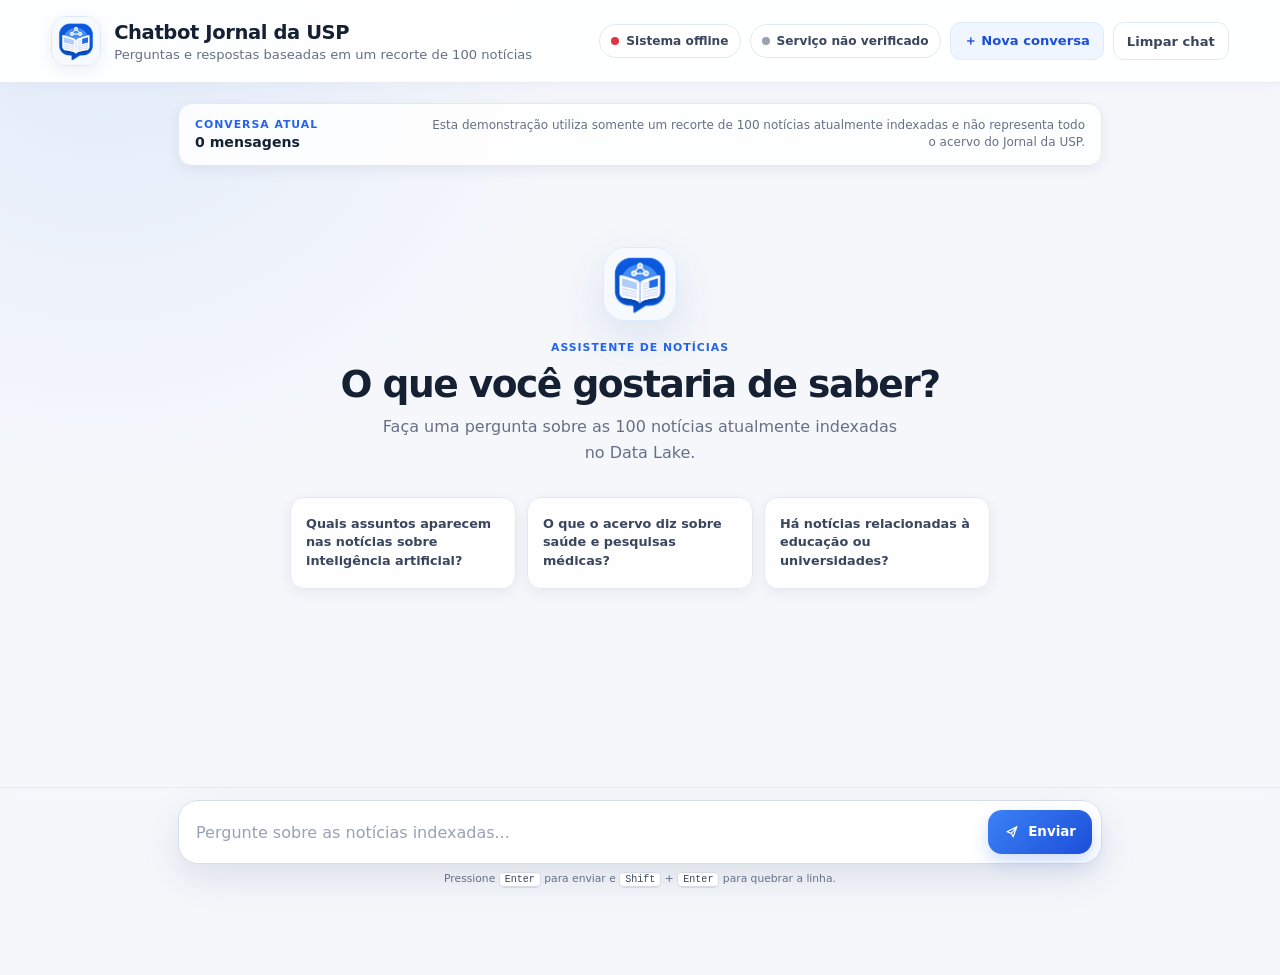
<file: frontend/index.html>
<!DOCTYPE html>
<html lang="pt-BR">
<head>
  <meta charset="UTF-8">
  <meta name="viewport" content="width=device-width, initial-scale=1.0">
  <meta name="description" content="Chatbot do Jornal da USP baseado em recuperação aumentada por geração.">
  <title>Chatbot Jornal da USP</title>
  <link rel="icon" type="image/png" href="assets/logo.png">
  <link rel="stylesheet" href="styles.css">
</head>
<body>
  <div class="app-shell">
    <header class="app-header">
      <div class="brand">
        <img class="brand__logo" src="assets/logo.png" alt="Logo do Chatbot Jornal da USP">
        <div class="brand__copy">
          <h1>Chatbot Jornal da USP</h1>
          <p>Perguntas e respostas baseadas em um recorte de 100 notícias</p>
        </div>
      </div>

      <div class="header-tools">
        <div class="status-group" aria-label="Estado dos serviços">
          <span id="systemStatus" class="status-pill status-pill--checking" title="Verificando a RAG API">
            <span class="status-dot" aria-hidden="true"></span>
            <span class="status-label">Verificando sistema</span>
          </span>
          <span id="modelStatus" class="status-pill status-pill--neutral" title="O modelo só será confirmado após uma geração bem-sucedida">
            <span class="status-dot" aria-hidden="true"></span>
            <span class="status-label">Serviço não verificado</span>
          </span>
        </div>

        <div class="header-actions">
          <button id="newConversationButton" class="button button--secondary" type="button">
            <span aria-hidden="true">＋</span> Nova conversa
          </button>
          <button id="clearChatButton" class="button button--ghost" type="button">
            Limpar chat
          </button>
        </div>
      </div>
    </header>

    <main class="chat-main">
      <section class="chat-toolbar" aria-label="Informações da conversa">
        <div>
          <span class="eyebrow">Conversa atual</span>
          <strong id="messageCounter">0 mensagens</strong>
        </div>
        <p class="corpus-notice">
          Esta demonstração utiliza somente um recorte de 100 notícias atualmente indexadas
          e não representa todo o acervo do Jornal da USP.
        </p>
      </section>

      <section id="chatMessages" class="chat-messages" role="log" aria-live="polite" aria-relevant="additions">
        <div id="welcomeState" class="welcome-state">
          <div class="welcome-state__icon" aria-hidden="true">
            <img src="assets/logo.png" alt="">
          </div>
          <span class="eyebrow">Assistente de notícias</span>
          <h2>O que você gostaria de saber?</h2>
          <p>Faça uma pergunta sobre as 100 notícias atualmente indexadas no Data Lake.</p>
          <div class="suggestions" aria-label="Sugestões de perguntas">
            <button class="suggestion" type="button">Quais assuntos aparecem nas notícias sobre inteligência artificial?</button>
            <button class="suggestion" type="button">O que o acervo diz sobre saúde e pesquisas médicas?</button>
            <button class="suggestion" type="button">Há notícias relacionadas à educação ou universidades?</button>
          </div>
        </div>
      </section>
    </main>

    <footer class="composer-area">
      <form id="questionForm" class="composer">
        <label class="sr-only" for="questionInput">Digite sua pergunta</label>
        <textarea
          id="questionInput"
          name="question"
          rows="1"
          minlength="3"
          maxlength="2000"
          placeholder="Pergunte sobre as notícias indexadas..."
          autocomplete="off"
          required
        ></textarea>
        <button id="sendButton" class="send-button" type="submit" aria-label="Enviar pergunta">
          <svg viewBox="0 0 24 24" aria-hidden="true">
            <path d="M4.5 11.5 19 4l-5.4 15-2.7-5.2-6.4-2.3Zm6.4 2.3L19 4"></path>
          </svg>
          <span>Enviar</span>
        </button>
      </form>
      <p class="composer-hint">Pressione <kbd>Enter</kbd> para enviar e <kbd>Shift</kbd> + <kbd>Enter</kbd> para quebrar a linha.</p>
    </footer>
  </div>

  <script src="app.js"></script>
</body>
</html>
</file>
<file: frontend/styles.css>
:root {
  --blue-50: #eff6ff;
  --blue-100: #dbeafe;
  --blue-500: #3b82f6;
  --blue-600: #2563eb;
  --blue-700: #1d4ed8;
  --ink-900: #152033;
  --ink-700: #39465d;
  --ink-500: #667085;
  --surface: #ffffff;
  --canvas: #f5f7fb;
  --border: #e3e8f1;
  --success: #16a36a;
  --danger: #dc3545;
  --shadow-sm: 0 4px 14px rgba(26, 49, 89, 0.07);
  --shadow-lg: 0 18px 50px rgba(31, 74, 145, 0.12);
  --radius-md: 14px;
  --radius-lg: 22px;
  --content-width: 980px;
  color-scheme: light;
  font-family: Inter, ui-sans-serif, system-ui, -apple-system, BlinkMacSystemFont, "Segoe UI", sans-serif;
}

* {
  box-sizing: border-box;
}

html {
  scroll-behavior: smooth;
}

body {
  min-width: 320px;
  min-height: 100vh;
  margin: 0;
  color: var(--ink-900);
  background:
    radial-gradient(circle at 8% 0%, rgba(59, 130, 246, 0.10), transparent 30rem),
    var(--canvas);
}

button,
textarea {
  font: inherit;
}

button {
  -webkit-tap-highlight-color: transparent;
}

.app-shell {
  display: grid;
  grid-template-rows: auto minmax(0, 1fr) auto;
  min-height: 100vh;
}

.app-header {
  position: sticky;
  z-index: 20;
  top: 0;
  display: flex;
  align-items: center;
  justify-content: space-between;
  gap: 24px;
  padding: 16px clamp(18px, 4vw, 54px);
  border-bottom: 1px solid rgba(227, 232, 241, 0.86);
  background: rgba(255, 255, 255, 0.91);
  box-shadow: 0 2px 18px rgba(31, 57, 99, 0.04);
  backdrop-filter: blur(18px);
}

.brand {
  display: flex;
  align-items: center;
  min-width: 0;
  gap: 13px;
}

.brand__logo {
  width: 50px;
  height: 50px;
  flex: 0 0 auto;
  border: 1px solid var(--blue-100);
  border-radius: 15px;
  box-shadow: var(--shadow-sm);
  object-fit: cover;
}

.brand__copy h1 {
  margin: 0 0 3px;
  font-size: clamp(1rem, 2vw, 1.22rem);
  letter-spacing: -0.02em;
}

.brand__copy p {
  margin: 0;
  color: var(--ink-500);
  font-size: 0.82rem;
}

.header-tools,
.status-group,
.header-actions {
  display: flex;
  align-items: center;
  gap: 9px;
}

.header-tools {
  justify-content: flex-end;
  flex-wrap: wrap;
}

.status-pill {
  display: inline-flex;
  align-items: center;
  gap: 7px;
  min-height: 34px;
  padding: 7px 11px;
  border: 1px solid var(--border);
  border-radius: 999px;
  color: var(--ink-700);
  background: var(--surface);
  font-size: 0.76rem;
  font-weight: 650;
  white-space: nowrap;
}

.status-dot {
  width: 8px;
  height: 8px;
  border-radius: 50%;
  background: #98a2b3;
}

.status-pill--checking .status-dot {
  background: #f59e0b;
  animation: pulse 1.5s infinite;
}

.status-pill--online .status-dot,
.status-pill--served .status-dot {
  background: var(--success);
  box-shadow: 0 0 0 4px rgba(22, 163, 106, 0.10);
}

.status-pill--offline .status-dot,
.status-pill--error .status-dot {
  background: var(--danger);
}

.button {
  min-height: 38px;
  padding: 8px 13px;
  border: 1px solid transparent;
  border-radius: 11px;
  cursor: pointer;
  font-size: 0.82rem;
  font-weight: 650;
  transition: transform 160ms ease, background 160ms ease, border-color 160ms ease, box-shadow 160ms ease;
}

.button:hover {
  transform: translateY(-1px);
}

.button--secondary {
  border-color: var(--blue-100);
  color: var(--blue-700);
  background: var(--blue-50);
}

.button--secondary:hover {
  background: var(--blue-100);
}

.button--ghost {
  border-color: var(--border);
  color: var(--ink-700);
  background: var(--surface);
}

.button--ghost:hover {
  border-color: #c8d2e1;
  box-shadow: var(--shadow-sm);
}

.chat-main {
  width: min(100%, var(--content-width));
  margin: 0 auto;
  padding: 20px clamp(16px, 3vw, 28px) 30px;
}

.chat-toolbar {
  display: flex;
  align-items: center;
  justify-content: space-between;
  gap: 20px;
  margin-bottom: 18px;
  padding: 13px 16px;
  border: 1px solid var(--border);
  border-radius: var(--radius-md);
  background: rgba(255, 255, 255, 0.86);
  box-shadow: var(--shadow-sm);
}

.chat-toolbar > div {
  display: grid;
  flex: 0 0 auto;
  gap: 3px;
}

.eyebrow {
  color: var(--blue-600);
  font-size: 0.68rem;
  font-weight: 800;
  letter-spacing: 0.09em;
  text-transform: uppercase;
}

#messageCounter {
  font-size: 0.88rem;
}

.corpus-notice {
  max-width: 660px;
  margin: 0;
  color: var(--ink-500);
  font-size: 0.75rem;
  line-height: 1.45;
  text-align: right;
}

.chat-messages {
  min-height: calc(100vh - 315px);
}

.welcome-state {
  display: grid;
  max-width: 700px;
  margin: clamp(28px, 9vh, 90px) auto 40px;
  justify-items: center;
  text-align: center;
  animation: fade-in 400ms ease both;
}

.welcome-state__icon {
  width: 74px;
  height: 74px;
  margin-bottom: 20px;
  overflow: hidden;
  border: 1px solid var(--blue-100);
  border-radius: 22px;
  box-shadow: var(--shadow-lg);
}

.welcome-state__icon img {
  width: 100%;
  height: 100%;
  object-fit: cover;
}

.welcome-state h2 {
  margin: 8px 0 8px;
  font-size: clamp(1.65rem, 4vw, 2.35rem);
  letter-spacing: -0.04em;
}

.welcome-state > p {
  max-width: 530px;
  margin: 0;
  color: var(--ink-500);
  line-height: 1.65;
}

.suggestions {
  display: grid;
  grid-template-columns: repeat(3, 1fr);
  width: 100%;
  margin-top: 30px;
  gap: 11px;
}

.suggestion {
  min-height: 92px;
  padding: 15px;
  border: 1px solid var(--border);
  border-radius: var(--radius-md);
  color: var(--ink-700);
  background: rgba(255, 255, 255, 0.86);
  cursor: pointer;
  font-size: 0.8rem;
  font-weight: 600;
  line-height: 1.45;
  text-align: left;
  box-shadow: var(--shadow-sm);
  transition: transform 180ms ease, border-color 180ms ease, box-shadow 180ms ease;
}

.suggestion:hover {
  transform: translateY(-3px);
  border-color: #b7cef9;
  box-shadow: 0 12px 28px rgba(37, 99, 235, 0.10);
}

.message {
  display: flex;
  width: 100%;
  margin: 0 0 22px;
  gap: 11px;
  animation: message-in 260ms ease both;
}

.message--user {
  justify-content: flex-end;
}

.message__avatar {
  display: grid;
  width: 34px;
  height: 34px;
  flex: 0 0 auto;
  place-items: center;
  overflow: hidden;
  border-radius: 11px;
  color: white;
  background: var(--blue-600);
  font-size: 0.75rem;
  font-weight: 800;
  box-shadow: var(--shadow-sm);
}

.message__avatar img {
  width: 100%;
  height: 100%;
  object-fit: cover;
}

.message__content {
  max-width: min(78%, 720px);
}

.message__bubble {
  padding: 14px 16px;
  border: 1px solid var(--border);
  border-radius: 5px 18px 18px 18px;
  background: var(--surface);
  box-shadow: var(--shadow-sm);
}

.message--user .message__bubble {
  border-color: transparent;
  border-radius: 18px 5px 18px 18px;
  color: white;
  background: linear-gradient(135deg, var(--blue-600), var(--blue-700));
  box-shadow: 0 9px 24px rgba(37, 99, 235, 0.20);
}

.message--error .message__bubble {
  border-color: #fecaca;
  color: #991b1b;
  background: #fff7f7;
}

.message__text {
  margin: 0;
  line-height: 1.65;
  white-space: pre-wrap;
  overflow-wrap: anywhere;
}

.message__meta {
  display: flex;
  margin-top: 7px;
  padding: 0 5px;
  justify-content: flex-start;
  color: var(--ink-500);
  font-size: 0.7rem;
}

.message--user .message__meta {
  justify-content: flex-end;
}

.loading-content {
  display: inline-flex;
  align-items: center;
  gap: 10px;
}

.loading-dots {
  display: inline-flex;
  gap: 4px;
}

.loading-dots i {
  width: 6px;
  height: 6px;
  border-radius: 50%;
  background: var(--blue-500);
  animation: bounce 1.15s infinite ease-in-out;
}

.loading-dots i:nth-child(2) {
  animation-delay: 120ms;
}

.loading-dots i:nth-child(3) {
  animation-delay: 240ms;
}

.sources {
  display: grid;
  margin-top: 16px;
  gap: 10px;
}

.sources__heading {
  display: flex;
  align-items: center;
  justify-content: space-between;
  color: var(--ink-700);
  font-size: 0.78rem;
  font-weight: 750;
}

.sources__count {
  color: var(--ink-500);
  font-size: 0.7rem;
  font-weight: 600;
}

.source-card {
  display: block;
  padding: 13px 14px;
  border: 1px solid #dce7fa;
  border-radius: 13px;
  color: inherit;
  background: linear-gradient(135deg, #fbfdff, var(--blue-50));
  text-decoration: none;
  transition: transform 170ms ease, border-color 170ms ease, box-shadow 170ms ease;
}

.source-card[href]:hover {
  transform: translateY(-2px);
  border-color: #aac7f7;
  box-shadow: 0 9px 20px rgba(37, 99, 235, 0.09);
}

.source-card__title {
  display: flex;
  align-items: flex-start;
  justify-content: space-between;
  gap: 10px;
  margin: 0 0 6px;
  color: var(--blue-700);
  font-size: 0.82rem;
  line-height: 1.4;
}

.source-card__arrow {
  flex: 0 0 auto;
  font-size: 1rem;
}

.source-card__excerpt {
  display: -webkit-box;
  margin: 0;
  overflow: hidden;
  color: var(--ink-500);
  font-size: 0.75rem;
  line-height: 1.5;
  -webkit-box-orient: vertical;
  -webkit-line-clamp: 3;
}

.source-card__url {
  display: block;
  margin-top: 8px;
  overflow: hidden;
  color: var(--blue-600);
  font-size: 0.68rem;
  text-overflow: ellipsis;
  white-space: nowrap;
}

.source-card__score {
  display: inline-block;
  margin-top: 8px;
  padding: 3px 7px;
  border-radius: 999px;
  color: var(--ink-500);
  background: rgba(255, 255, 255, 0.8);
  font-size: 0.65rem;
  font-weight: 650;
}

.composer-area {
  position: sticky;
  z-index: 15;
  bottom: 0;
  padding: 12px max(16px, calc((100vw - var(--content-width)) / 2 + 28px)) 15px;
  border-top: 1px solid rgba(227, 232, 241, 0.74);
  background: linear-gradient(to bottom, rgba(245, 247, 251, 0.78), rgba(245, 247, 251, 0.98) 30%);
  backdrop-filter: blur(14px);
}

.composer {
  display: flex;
  align-items: flex-end;
  gap: 11px;
  padding: 9px 9px 9px 17px;
  border: 1px solid #d7deea;
  border-radius: 20px;
  background: var(--surface);
  box-shadow: 0 14px 38px rgba(31, 57, 99, 0.12);
  transition: border-color 160ms ease, box-shadow 160ms ease;
}

.composer:focus-within {
  border-color: #8eb5f6;
  box-shadow: 0 14px 38px rgba(37, 99, 235, 0.14), 0 0 0 3px rgba(59, 130, 246, 0.09);
}

.composer textarea {
  width: 100%;
  min-height: 44px;
  max-height: 180px;
  padding: 11px 0 8px;
  resize: none;
  overflow-y: auto;
  border: 0;
  outline: 0;
  color: var(--ink-900);
  background: transparent;
  line-height: 1.45;
}

.composer textarea::placeholder {
  color: #98a2b3;
}

.send-button {
  display: inline-flex;
  min-width: 104px;
  min-height: 44px;
  align-items: center;
  justify-content: center;
  gap: 8px;
  padding: 9px 16px;
  border: 0;
  border-radius: 14px;
  color: white;
  background: linear-gradient(135deg, var(--blue-500), var(--blue-700));
  box-shadow: 0 8px 18px rgba(37, 99, 235, 0.22);
  cursor: pointer;
  font-size: 0.84rem;
  font-weight: 750;
  transition: transform 160ms ease, box-shadow 160ms ease, opacity 160ms ease;
}

.send-button:hover:not(:disabled) {
  transform: translateY(-1px);
  box-shadow: 0 11px 24px rgba(37, 99, 235, 0.28);
}

.send-button:disabled {
  cursor: not-allowed;
  opacity: 0.58;
}

.send-button svg {
  width: 18px;
  fill: none;
  stroke: currentColor;
  stroke-linecap: round;
  stroke-linejoin: round;
  stroke-width: 1.8;
}

.composer-hint {
  margin: 8px 0 0;
  color: var(--ink-500);
  font-size: 0.67rem;
  text-align: center;
}

kbd {
  padding: 1px 5px;
  border: 1px solid #d4dbe7;
  border-bottom-width: 2px;
  border-radius: 5px;
  color: var(--ink-700);
  background: white;
  font-size: 0.63rem;
}

.sr-only {
  position: absolute;
  width: 1px;
  height: 1px;
  padding: 0;
  overflow: hidden;
  clip: rect(0, 0, 0, 0);
  white-space: nowrap;
  border: 0;
}

:focus-visible {
  outline: 3px solid rgba(37, 99, 235, 0.25);
  outline-offset: 2px;
}

* {
  scrollbar-width: thin;
  scrollbar-color: #b6c5dc transparent;
}

*::-webkit-scrollbar {
  width: 9px;
}

*::-webkit-scrollbar-thumb {
  border: 2px solid transparent;
  border-radius: 999px;
  background: #b6c5dc;
  background-clip: padding-box;
}

@keyframes pulse {
  0%, 100% { opacity: 1; }
  50% { opacity: 0.4; }
}

@keyframes bounce {
  0%, 60%, 100% { transform: translateY(0); opacity: 0.45; }
  30% { transform: translateY(-5px); opacity: 1; }
}

@keyframes fade-in {
  from { opacity: 0; transform: translateY(8px); }
  to { opacity: 1; transform: translateY(0); }
}

@keyframes message-in {
  from { opacity: 0; transform: translateY(7px); }
  to { opacity: 1; transform: translateY(0); }
}

@media (max-width: 920px) {
  .app-header {
    align-items: flex-start;
  }

  .header-tools {
    align-items: flex-end;
    flex-direction: column;
  }

  .chat-toolbar {
    align-items: flex-start;
  }
}

@media (max-width: 720px) {
  .app-header {
    position: relative;
    flex-direction: column;
    padding: 14px 16px;
  }

  .header-tools {
    width: 100%;
    align-items: stretch;
    flex-direction: row;
    justify-content: space-between;
  }

  .status-group {
    align-items: flex-start;
    flex-direction: column;
  }

  .header-actions {
    align-items: stretch;
    flex-direction: column;
  }

  .chat-main {
    padding-top: 14px;
  }

  .chat-toolbar {
    flex-direction: column;
    gap: 8px;
  }

  .corpus-notice {
    text-align: left;
  }

  .suggestions {
    grid-template-columns: 1fr;
  }

  .suggestion {
    min-height: auto;
  }

  .message__content {
    max-width: 88%;
  }

  .message__avatar {
    width: 30px;
    height: 30px;
  }

  .composer-area {
    padding-inline: 10px;
  }
}

@media (max-width: 480px) {
  .brand__copy p {
    font-size: 0.72rem;
  }

  .status-label {
    max-width: 116px;
    overflow: hidden;
    text-overflow: ellipsis;
  }

  .header-actions .button {
    padding-inline: 9px;
    font-size: 0.74rem;
  }

  .message__content {
    max-width: calc(100% - 40px);
  }

  .send-button {
    min-width: 46px;
    width: 46px;
    padding-inline: 0;
  }

  .send-button span {
    display: none;
  }
}

@media (prefers-reduced-motion: reduce) {
  *,
  *::before,
  *::after {
    scroll-behavior: auto !important;
    animation-duration: 0.01ms !important;
    animation-iteration-count: 1 !important;
    transition-duration: 0.01ms !important;
  }
}
</file>
